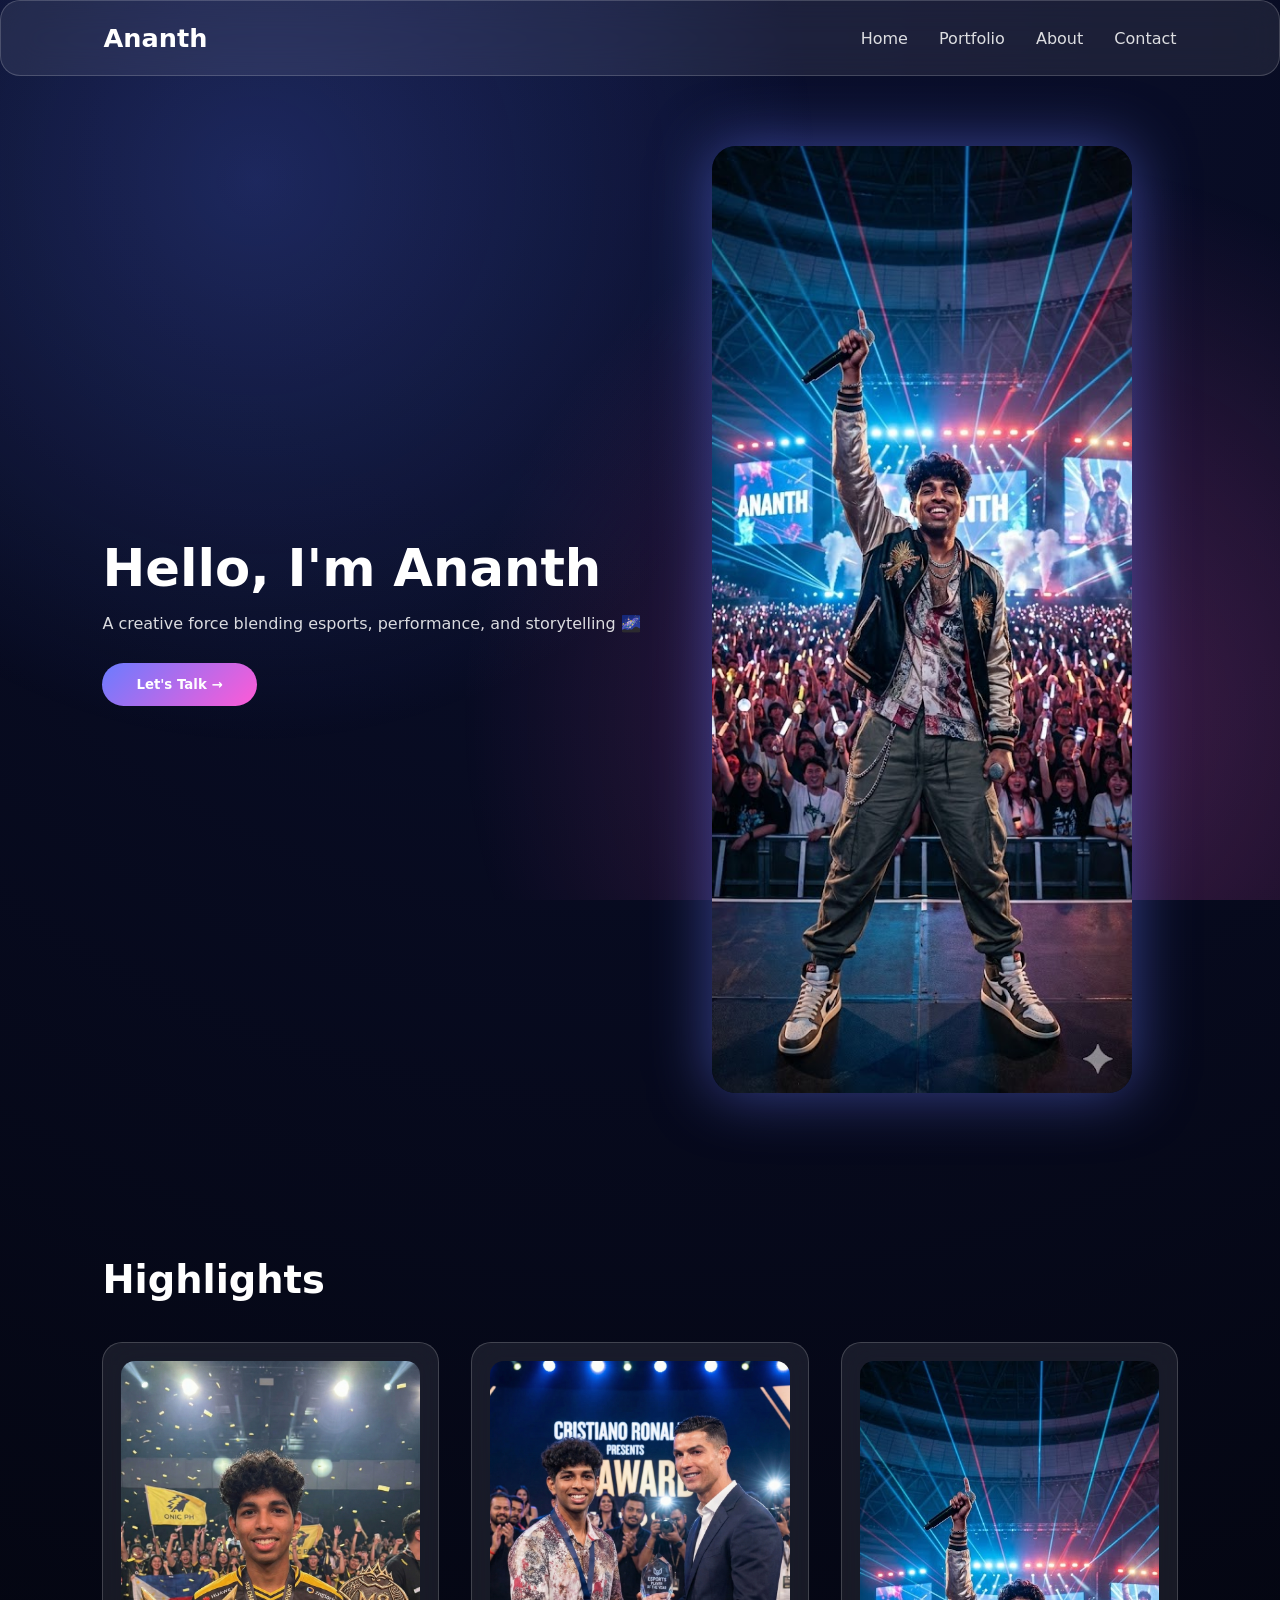
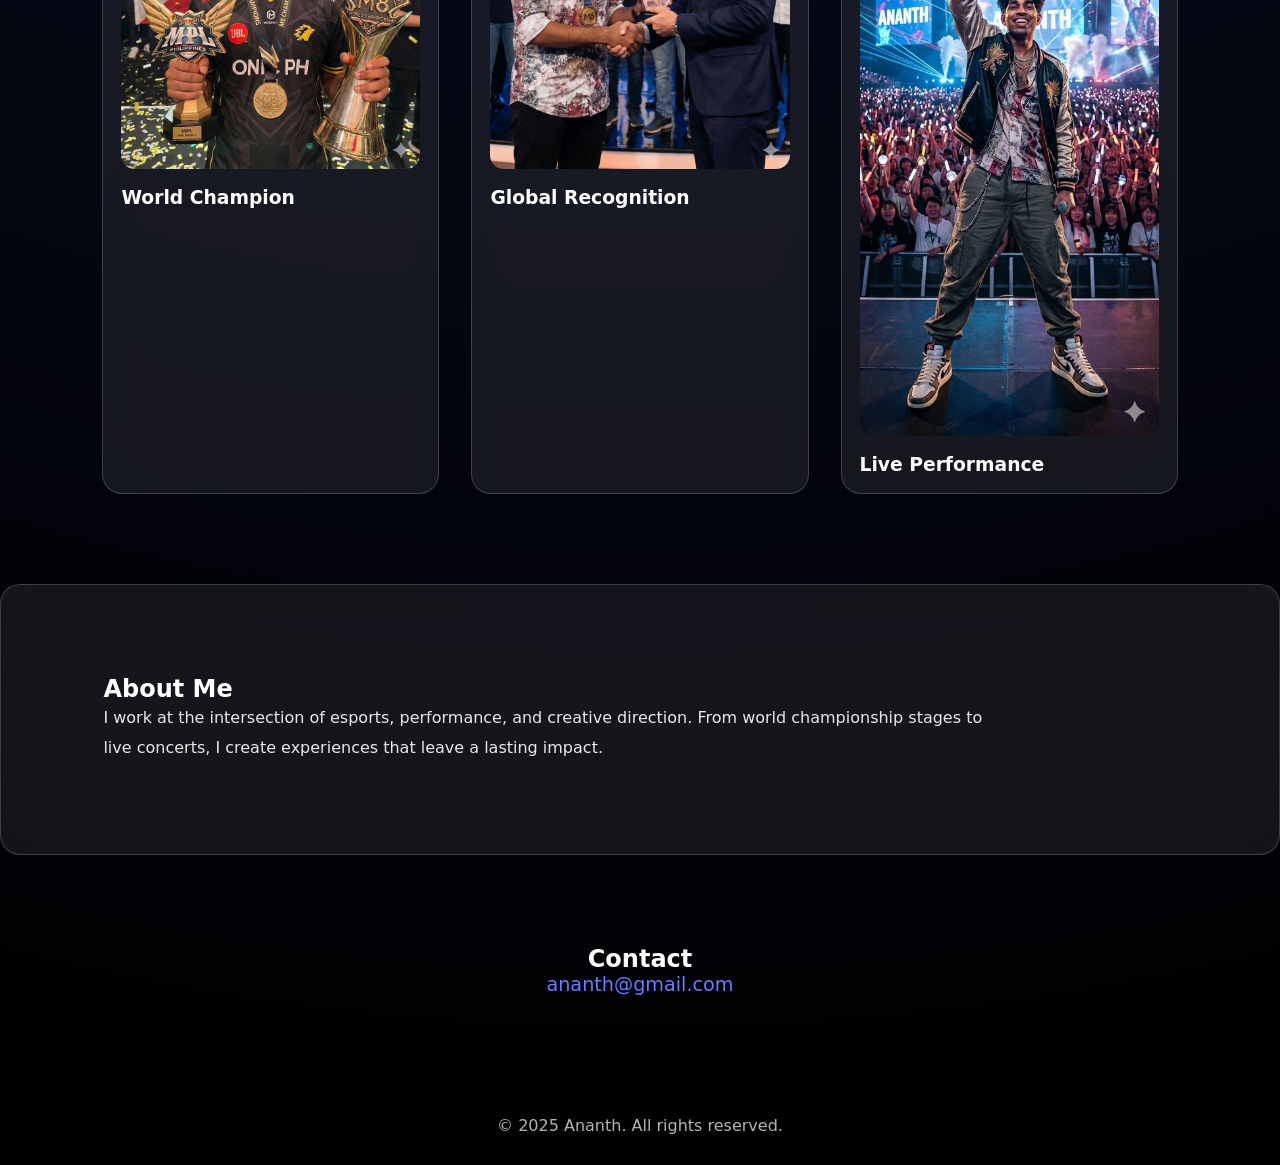
<file: Ananth/index.html>
<!DOCTYPE html>
<html lang="en">
<head>
<meta charset="UTF-8">
<meta name="viewport" content="width=device-width, initial-scale=1.0">
<title>Ananth | Portfolio</title>

<style>
* {
  margin: 0;
  padding: 0;
  box-sizing: border-box;
  font-family: "Poppins", system-ui, sans-serif;
}

body {
  min-height: 100vh;
  color: #ffffff;
  background: radial-gradient(circle at top, #0b102f, #000000);
  overflow-x: hidden;
}

/* Galaxy Background */
body::before {
  content: "";
  position: fixed;
  inset: 0;
  background:
    url("https://www.transparenttextures.com/patterns/stardust.png"),
    radial-gradient(circle at 20% 20%, rgba(90,120,255,0.25), transparent 45%),
    radial-gradient(circle at 80% 80%, rgba(255,90,210,0.25), transparent 45%);
  animation: moveStars 80s linear infinite;
  z-index: -1;
}

@keyframes moveStars {
  from { background-position: 0 0; }
  to { background-position: 2000px 2000px; }
}

/* Glass Effect */
.glass {
  background: rgba(255, 255, 255, 0.08);
  backdrop-filter: blur(18px);
  border: 1px solid rgba(255,255,255,0.18);
  border-radius: 20px;
}

/* Navbar */
.navbar {
  display: flex;
  justify-content: space-between;
  align-items: center;
  padding: 22px 8%;
  position: sticky;
  top: 0;
  z-index: 100;
}

.logo {
  font-size: 1.6rem;
  font-weight: 700;
}

.nav-links a {
  color: #fff;
  margin-left: 26px;
  text-decoration: none;
  opacity: 0.85;
}

.nav-links a:hover {
  opacity: 1;
}

/* Hero */
.hero {
  min-height: 90vh;
  display: grid;
  grid-template-columns: 1.2fr 1fr;
  align-items: center;
  padding: 70px 8%;
  gap: 50px;
}

.hero-text h2 {
  font-size: 3.2rem;
}

.hero-text p {
  margin: 16px 0 30px;
  opacity: 0.85;
}

.hero-text button {
  padding: 14px 34px;
  border-radius: 30px;
  border: none;
  background: linear-gradient(135deg, #6a7cff, #ff5ad6);
  color: #fff;
  font-weight: 600;
  cursor: pointer;
}

.hero-img img {
  width: 100%;
  max-width: 420px;
  border-radius: 24px;
  box-shadow: 0 0 60px rgba(106,124,255,0.5);
}

/* Portfolio */
.portfolio {
  padding: 90px 8%;
}

.portfolio h2 {
  font-size: 2.4rem;
  margin-bottom: 40px;
}

.grid {
  display: grid;
  grid-template-columns: repeat(auto-fit, minmax(260px, 1fr));
  gap: 32px;
}

.card {
  padding: 18px;
  transition: transform 0.35s ease;
}

.card:hover {
  transform: translateY(-12px) scale(1.03);
}

.card img {
  width: 100%;
  border-radius: 14px;
  margin-bottom: 14px;
}

/* About */
.about {
  padding: 90px 8%;
}

.about p {
  max-width: 900px;
  line-height: 1.9;
  opacity: 0.9;
}

/* Contact */
.contact {
  padding: 90px 8%;
  text-align: center;
}

.contact a {
  color: #6a7cff;
  font-size: 1.2rem;
  text-decoration: none;
}

/* Footer */
.footer {
  text-align: center;
  padding: 30px;
  opacity: 0.7;
}

/* Responsive */
@media (max-width: 900px) {
  .hero {
    grid-template-columns: 1fr;
    text-align: center;
  }
}
</style>
</head>

<body>

<header class="navbar glass">
  <h1 class="logo">Ananth</h1>
  <nav class="nav-links">
    <a href="#home">Home</a>
    <a href="#portfolio">Portfolio</a>
    <a href="#about">About</a>
    <a href="#contact">Contact</a>
  </nav>
</header>

<section id="home" class="hero">
  <div class="hero-text">
    <h2>Hello, I'm Ananth</h2>
    <p>A creative force blending esports, performance, and storytelling 🌌</p>
    <button>Let's Talk →</button>
  </div>

  <div class="hero-img">
    <img src="images/ananthrap.jpg" alt="Ananth performing live">
  </div>
</section>

<section id="portfolio" class="portfolio">
  <h2>Highlights</h2>
  <div class="grid">

    <div class="card glass">
      <img src="images/Gemini_Generated_Image_hnn14fhnn14fhnn1.png" alt="World Championship">
      <h3>World Champion</h3>
    </div>

    <div class="card glass">
      <img src="images/Gemini_Generated_Image_x4p5ccx4p5ccx4p5.png" alt="Global Award">
      <h3>Global Recognition</h3>
    </div>

    <div class="card glass">
      <img src="images/ananthrap.jpg" alt="Live Performance">
      <h3>Live Performance</h3>
    </div>

  </div>
</section>

<section id="about" class="about glass">
  <h2>About Me</h2>
  <p>
    I work at the intersection of esports, performance, and creative direction.
    From world championship stages to live concerts, I create experiences that
    leave a lasting impact.
  </p>
</section>

<section id="contact" class="contact">
  <h2>Contact</h2>
  <p>
    <a href="mailto:ananth@gmail.com">ananth@gmail.com</a>
  </p>
</section>

<footer class="footer">
  © 2025 Ananth. All rights reserved.
</footer>

</body>
</html>
</file>
